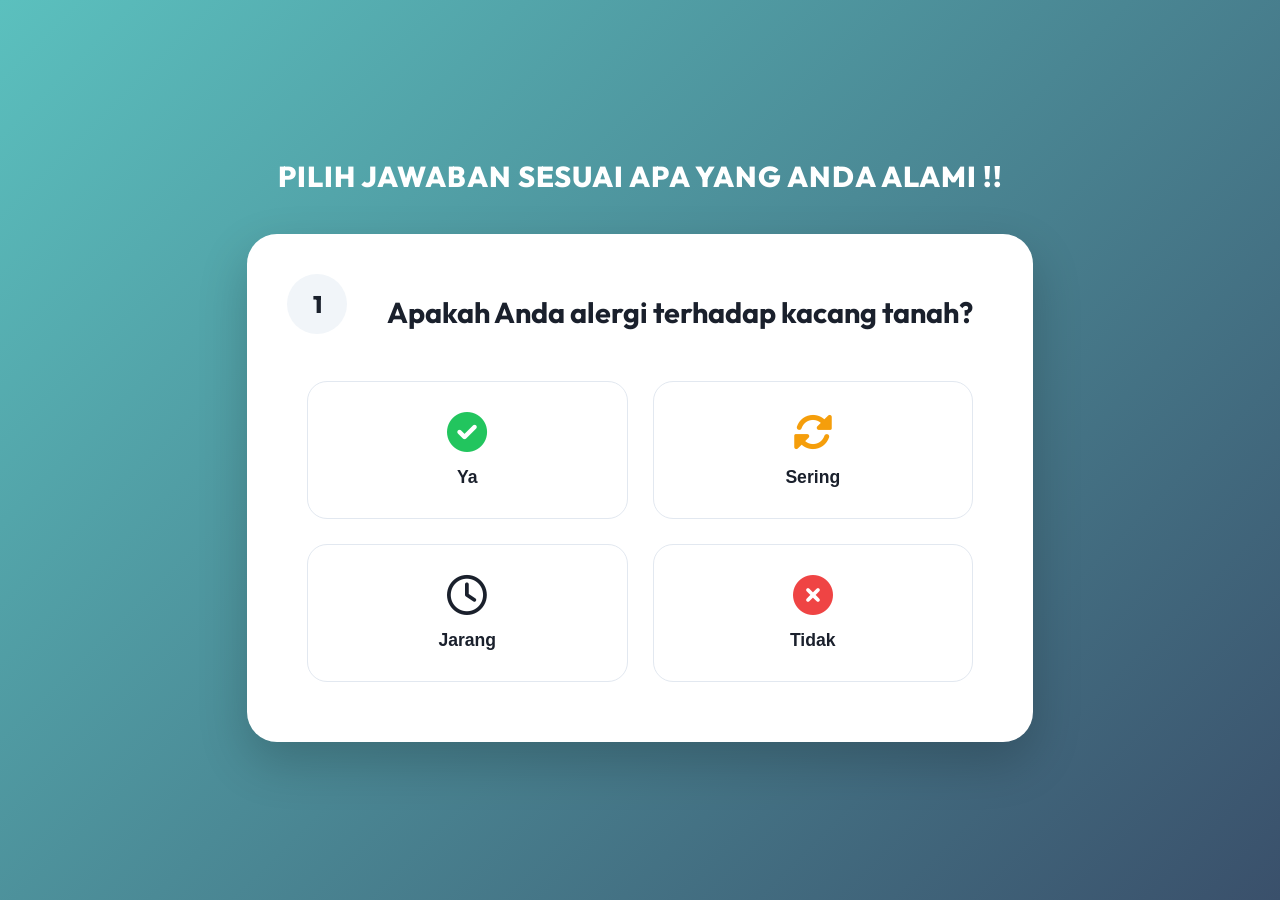
<file: diagnosis.html>
<!DOCTYPE html>
<html lang="id">
<head>
    <meta charset="UTF-8">
    <meta name="viewport" content="width=device-width, initial-scale=1.0">
    <title>HEALERGY - Diagnosis Alergi</title>
    <link rel="stylesheet" href="diagnosis.css">
    <link rel="preconnect" href="https://fonts.googleapis.com">
    <link rel="preconnect" href="https://fonts.gstatic.com" crossorigin>
    <link href="https://fonts.googleapis.com/css2?family=Outfit:wght@300;400;600;700;800;900&display=swap" rel="stylesheet">
    <link rel="stylesheet" href="https://cdnjs.cloudflare.com/ajax/libs/font-awesome/6.0.0/css/all.min.css">
</head>
<body>

    <header class="diag-header">
        <h1>PILIH JAWABAN SESUAI APA YANG ANDA ALAMI !!</h1>
    </header>

    <main id="diagnosis-container">
        <div class="diag-card" id="question-card">
            <div class="step-indicator" id="step-num">1</div>
            <h2 class="question-text" id="question-text">Loading...</h2>
            
            <div class="options-grid">
                <button class="option-btn" onclick="nextQuestion('ya')">
                    <div class="option-icon icon-ya"><i class="fas fa-check-circle"></i></div>
                    <span class="option-label">Ya</span>
                </button>
                <button class="option-btn" onclick="nextQuestion('sering')">
                    <div class="option-icon icon-sering"><i class="fas fa-sync-alt"></i></div>
                    <span class="option-label">Sering</span>
                </button>
                <button class="option-btn" onclick="nextQuestion('jarang')">
                    <div class="option-icon icon-jarang"><i class="far fa-clock"></i></div>
                    <span class="option-label">Jarang</span>
                </button>
                <button class="option-btn" onclick="nextQuestion('tidak')">
                    <div class="option-icon icon-tidak"><i class="fas fa-times-circle"></i></div>
                    <span class="option-label">Tidak</span>
                </button>
            </div>
        </div>
    </main>

    <script src="diagnosis.js"></script>
</body>
</html>
</file>
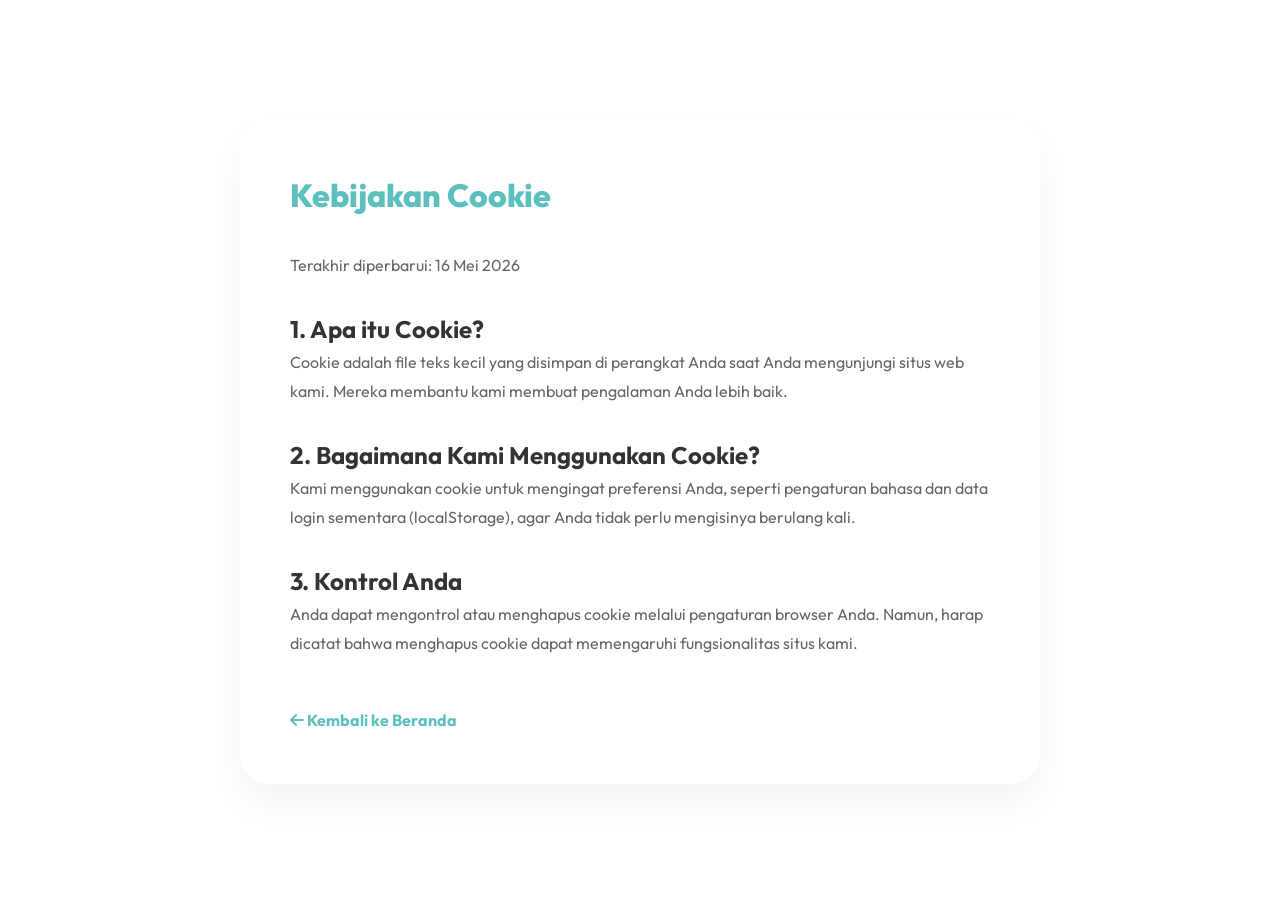
<file: privacy.html>
<!DOCTYPE html>
<html lang="id">
<head>
    <meta charset="UTF-8">
    <meta name="viewport" content="width=device-width, initial-scale=1.0">
    <title>HEALERGY - Cookie Policy</title>
    <link rel="stylesheet" href="style.css">
    <link rel="preconnect" href="https://fonts.googleapis.com">
    <link rel="preconnect" href="https://fonts.gstatic.com" crossorigin>
    <link href="https://fonts.googleapis.com/css2?family=Outfit:wght@300;400;600;700;800;900&display=swap" rel="stylesheet">
    <link rel="stylesheet" href="https://cdnjs.cloudflare.com/ajax/libs/font-awesome/6.0.0/css/all.min.css">
    <style>
        .legal-content {
            padding: 120px 0;
            max-width: 800px;
            margin: 0 auto;
        }
        .legal-card {
            background: white;
            padding: 50px;
            border-radius: 30px;
            box-shadow: 0 20px 40px rgba(0,0,0,0.05);
        }
        h1 { color: var(--primary-color); margin-bottom: 30px; font-weight: 800; }
        h2 { margin-top: 30px; color: #333; font-weight: 700; }
        p { color: #666; line-height: 1.8; margin-bottom: 20px; }
        .back-home {
            display: inline-block;
            margin-top: 30px;
            color: var(--primary-color);
            text-decoration: none;
            font-weight: 700;
        }
    </style>
</head>
<body>
    <div class="container legal-content">
        <div class="legal-card">
            <h1>Kebijakan Cookie</h1>
            <p>Terakhir diperbarui: 16 Mei 2026</p>
            
            <h2>1. Apa itu Cookie?</h2>
            <p>Cookie adalah file teks kecil yang disimpan di perangkat Anda saat Anda mengunjungi situs web kami. Mereka membantu kami membuat pengalaman Anda lebih baik.</p>
            
            <h2>2. Bagaimana Kami Menggunakan Cookie?</h2>
            <p>Kami menggunakan cookie untuk mengingat preferensi Anda, seperti pengaturan bahasa dan data login sementara (localStorage), agar Anda tidak perlu mengisinya berulang kali.</p>
            
            <h2>3. Kontrol Anda</h2>
            <p>Anda dapat mengontrol atau menghapus cookie melalui pengaturan browser Anda. Namun, harap dicatat bahwa menghapus cookie dapat memengaruhi fungsionalitas situs kami.</p>

            <a href="index.html" class="back-home"><i class="fas fa-arrow-left"></i> Kembali ke Beranda</a>
        </div>
    </div>
</body>
</html>
</file>
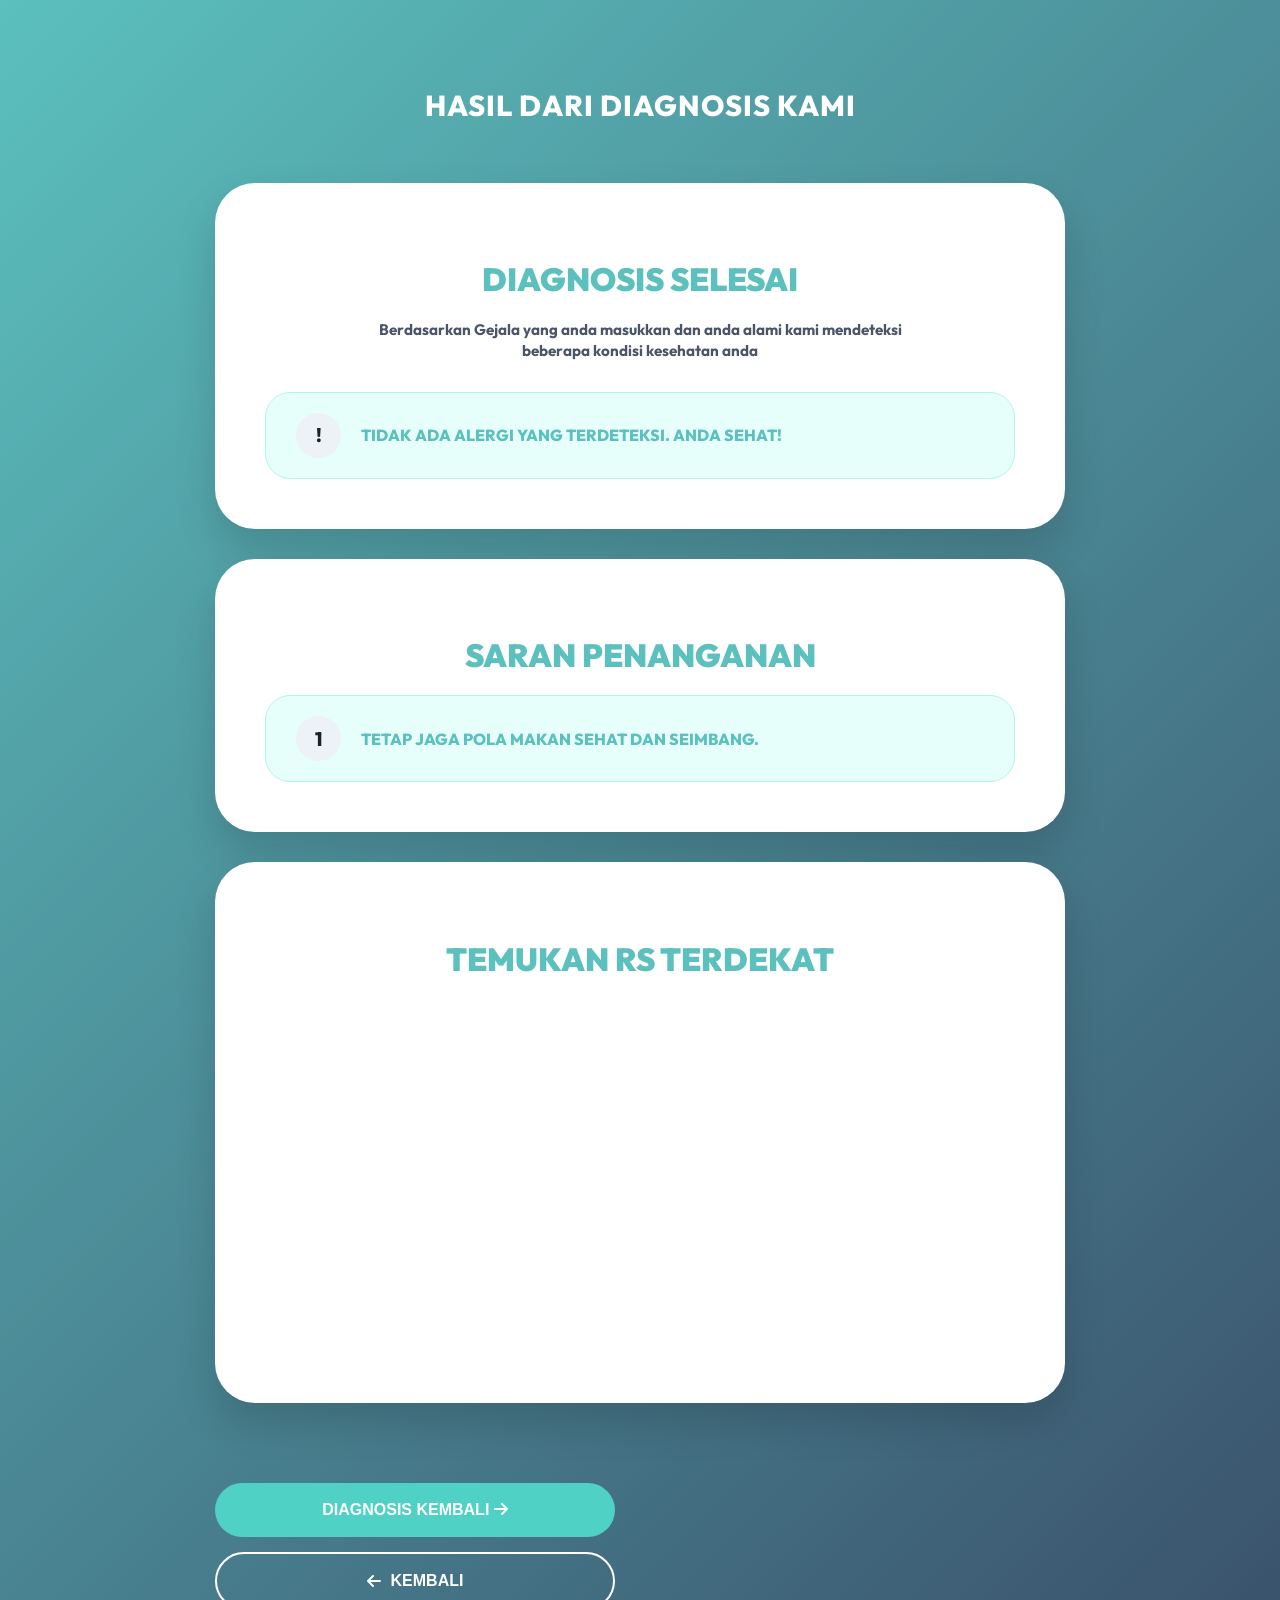
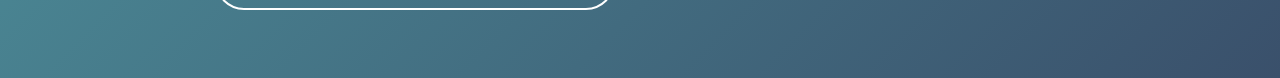
<file: results.html>
<!DOCTYPE html>
<html lang="id">
<head>
    <meta charset="UTF-8">
    <meta name="viewport" content="width=device-width, initial-scale=1.0">
    <title>HEALERGY - Hasil Diagnosis</title>
    <link rel="stylesheet" href="results.css">
    <link rel="preconnect" href="https://fonts.googleapis.com">
    <link rel="preconnect" href="https://fonts.gstatic.com" crossorigin>
    <link href="https://fonts.googleapis.com/css2?family=Outfit:wght@300;400;600;700;800;900&display=swap" rel="stylesheet">
    <link rel="stylesheet" href="https://cdnjs.cloudflare.com/ajax/libs/font-awesome/6.0.0/css/all.min.css">
</head>
<body>

    <header class="results-header">
        <h1>HASIL DARI DIAGNOSIS KAMI</h1>
    </header>

    <main class="results-container">
        <!-- Card 1: Diagnosis -->
        <div class="result-card">
            <h2 class="card-title">DIAGNOSIS SELESAI</h2>
            <p class="card-subtitle">Berdasarkan Gejala yang anda masukkan dan anda alami kami mendeteksi beberapa kondisi kesehatan anda</p>
            <div class="result-list" id="diagnosis-list">
                <!-- Will be populated by JS -->
            </div>
        </div>

        <!-- Card 2: Advice -->
        <div class="result-card">
            <h2 class="card-title">SARAN PENANGANAN</h2>
            <div class="result-list" id="advice-list">
                <!-- Will be populated by JS -->
            </div>
        </div>

        <!-- Card 3: Map -->
        <div class="result-card">
            <h2 class="card-title">TEMUKAN RS TERDEKAT</h2>
            <div class="map-box">
                <iframe 
                    src="https://www.google.com/maps/embed?pb=!1m16!1m12!1m3!1d15775.123456789!2d115.165!3d-8.685!2m3!1f0!2f0!3f0!3m2!1i1024!2i768!4f13.1!2m1!1sklinik!5e0!3m2!1sen!2sid!4v1620000000000!5m2!1sen!2sid" 
                    width="100%" height="350" style="border:0;" allowfullscreen="" loading="lazy">
                </iframe>
            </div>
        </div>

        <div class="results-footer">
            <button class="btn-teal" onclick="window.location.href='diagnosis.html'">DIAGNOSIS KEMBALI <i class="fas fa-arrow-right"></i></button>
            <button class="btn-outline" onclick="window.location.href='index.html'"><i class="fas fa-arrow-left"></i> KEMBALI</button>
        </div>
    </main>

    <script src="results.js"></script>
</body>
</html>
</file>
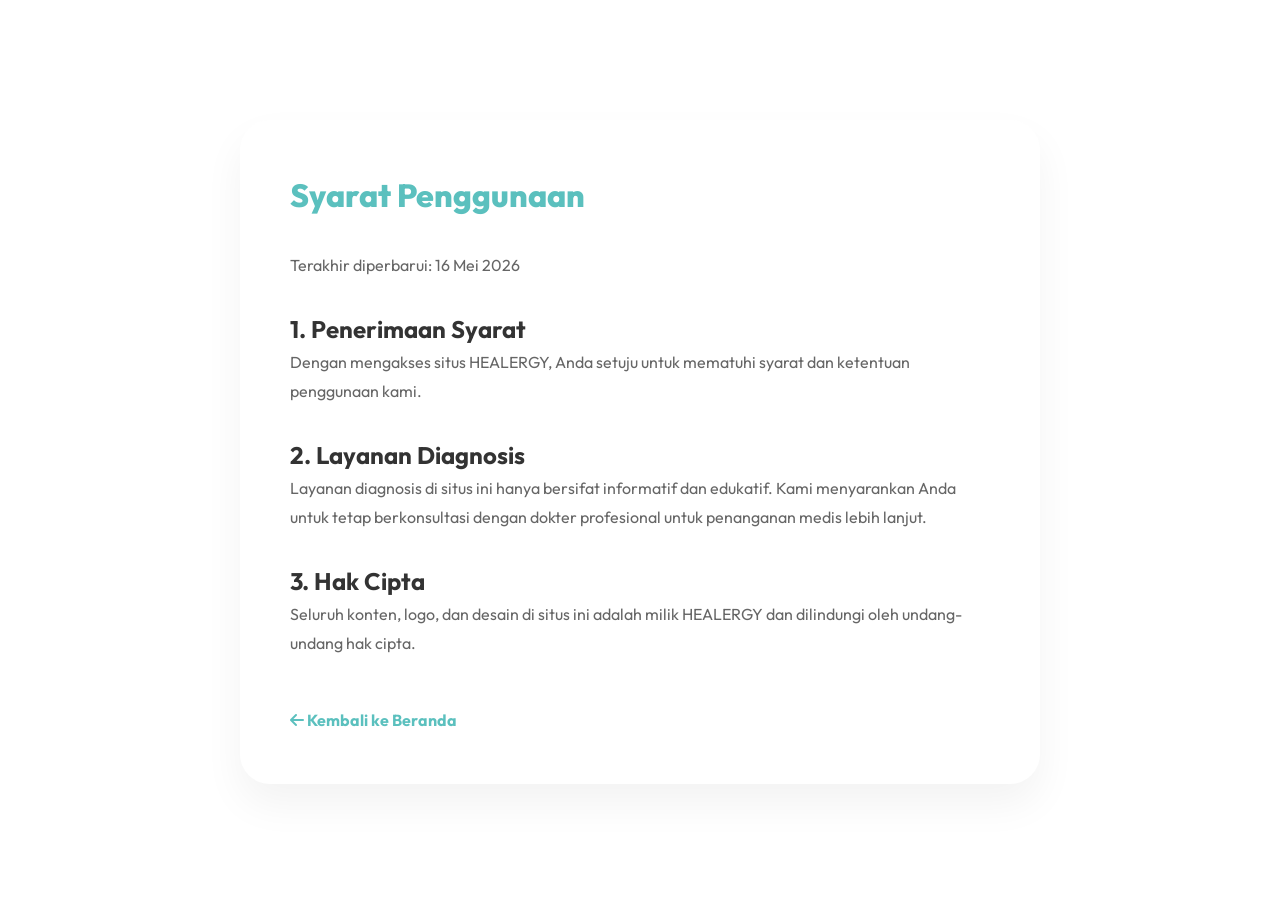
<file: terms.html>
<!DOCTYPE html>
<html lang="id">
<head>
    <meta charset="UTF-8">
    <meta name="viewport" content="width=device-width, initial-scale=1.0">
    <title>HEALERGY - Syarat Penggunaan</title>
    <link rel="stylesheet" href="style.css">
    <link rel="preconnect" href="https://fonts.googleapis.com">
    <link rel="preconnect" href="https://fonts.gstatic.com" crossorigin>
    <link href="https://fonts.googleapis.com/css2?family=Outfit:wght@300;400;600;700;800;900&display=swap" rel="stylesheet">
    <link rel="stylesheet" href="https://cdnjs.cloudflare.com/ajax/libs/font-awesome/6.0.0/css/all.min.css">
    <style>
        .legal-content {
            padding: 120px 0;
            max-width: 800px;
            margin: 0 auto;
        }
        .legal-card {
            background: white;
            padding: 50px;
            border-radius: 30px;
            box-shadow: 0 20px 40px rgba(0,0,0,0.05);
        }
        h1 { color: var(--primary-color); margin-bottom: 30px; font-weight: 800; }
        h2 { margin-top: 30px; color: #333; font-weight: 700; }
        p { color: #666; line-height: 1.8; margin-bottom: 20px; }
        .back-home {
            display: inline-block;
            margin-top: 30px;
            color: var(--primary-color);
            text-decoration: none;
            font-weight: 700;
        }
    </style>
</head>
<body>
    <div class="container legal-content">
        <div class="legal-card">
            <h1>Syarat Penggunaan</h1>
            <p>Terakhir diperbarui: 16 Mei 2026</p>
            
            <h2>1. Penerimaan Syarat</h2>
            <p>Dengan mengakses situs HEALERGY, Anda setuju untuk mematuhi syarat dan ketentuan penggunaan kami.</p>
            
            <h2>2. Layanan Diagnosis</h2>
            <p>Layanan diagnosis di situs ini hanya bersifat informatif dan edukatif. Kami menyarankan Anda untuk tetap berkonsultasi dengan dokter profesional untuk penanganan medis lebih lanjut.</p>
            
            <h2>3. Hak Cipta</h2>
            <p>Seluruh konten, logo, dan desain di situs ini adalah milik HEALERGY dan dilindungi oleh undang-undang hak cipta.</p>

            <a href="index.html" class="back-home"><i class="fas fa-arrow-left"></i> Kembali ke Beranda</a>
        </div>
    </div>
</body>
</html>
</file>
<file: diagnosis.css>
:root {
    --diag-bg-start: #5BC0BE;
    --diag-bg-end: #3A506B;
    --white: #FFFFFF;
    --text-dark: #1A202C;
    --border-light: #E2E8F0;
}

* {
    margin: 0;
    padding: 0;
    box-sizing: border-box;
}

body {
    font-family: 'Outfit', sans-serif;
    background: linear-gradient(135deg, var(--diag-bg-start), var(--diag-bg-end));
    min-height: 100vh;
    display: flex;
    flex-direction: column;
    align-items: center;
    justify-content: center;
    padding: 20px;
    color: var(--white);
}

.diag-header {
    text-align: center;
    margin-bottom: 40px;
}

.diag-header h1 {
    font-size: 1.8rem;
    font-weight: 800;
    letter-spacing: 1px;
    text-transform: uppercase;
}

.diag-card {
    background: var(--white);
    width: 100%;
    max-width: 800px;
    border-radius: 30px;
    padding: 60px;
    box-shadow: 0 20px 50px rgba(0, 0, 0, 0.2);
    color: var(--text-dark);
    position: relative;
    min-height: 500px;
    display: flex;
    flex-direction: column;
    justify-content: center;
    animation: slideUp 0.5s ease-out;
}

@keyframes slideUp {
    from { opacity: 0; transform: translateY(30px); }
    to { opacity: 1; transform: translateY(0); }
}

.step-indicator {
    position: absolute;
    top: 40px;
    left: 40px;
    width: 60px;
    height: 60px;
    background: #F1F5F9;
    border-radius: 50%;
    display: flex;
    align-items: center;
    justify-content: center;
    font-size: 1.5rem;
    font-weight: 800;
    color: var(--text-dark);
}

.question-text {
    font-size: 1.8rem;
    font-weight: 700;
    margin-left: 80px;
    margin-bottom: 50px;
    line-height: 1.3;
}

.options-grid {
    display: grid;
    grid-template-columns: 1fr 1fr;
    gap: 25px;
    width: 100%;
}

.option-btn {
    background: var(--white);
    border: 1px solid var(--border-light);
    border-radius: 20px;
    padding: 30px;
    display: flex;
    flex-direction: column;
    align-items: center;
    justify-content: center;
    gap: 15px;
    cursor: pointer;
    transition: all 0.3s cubic-bezier(0.4, 0, 0.2, 1);
    text-decoration: none;
    color: var(--text-dark);
}

.option-btn:hover {
    transform: translateY(-5px);
    box-shadow: 0 10px 20px rgba(0,0,0,0.05);
    border-color: var(--diag-bg-start);
}

.option-btn:active {
    transform: scale(0.98);
}

.option-icon {
    font-size: 2.5rem;
}

.option-label {
    font-weight: 800;
    font-size: 1.1rem;
}

/* Specific Icon Colors from Screenshot */
.icon-ya { color: #22C55E; }
.icon-sering { color: #F59E0B; }
.icon-jarang { color: #1A202C; }
.icon-tidak { color: #EF4444; }

/* Custom SVGs or Icons */
.option-icon i {
    display: flex;
    align-items: center;
    justify-content: center;
}

/* Success State */
.result-card {
    text-align: center;
}

.result-icon {
    font-size: 5rem;
    color: #22C55E;
    margin-bottom: 20px;
}

.btn-finish {
    margin-top: 30px;
    background: #4FD1C5; /* Specific teal from screenshot */
    color: white;
    border: none;
    padding: 18px 45px;
    border-radius: 50px;
    font-weight: 800;
    font-size: 0.9rem;
    cursor: pointer;
    transition: all 0.3s ease;
    text-transform: uppercase;
    letter-spacing: 0.5px;
    box-shadow: 0 10px 20px rgba(79, 209, 197, 0.2);
}

.btn-finish:hover {
    background: #38B2AC;
    transform: translateY(-2px);
    box-shadow: 0 15px 30px rgba(79, 209, 197, 0.3);
}

@media (max-width: 640px) {
    .diag-card { padding: 40px 20px; }
    .question-text { font-size: 1.4rem; margin-left: 0; margin-top: 60px; text-align: center; }
    .options-grid { grid-template-columns: 1fr; }
    .step-indicator { left: 50%; transform: translateX(-50%); top: 20px; }
}
</file>
<file: style.css>
:root {
    --primary-color: #5BC0BE; /* Teal Color from the photo */
    --accent-color: #3A506B;
    --text-dark: #000000;
    --white: #FFFFFF;
    --bg-mint: #F3FBF9;
    --transition: all 0.3s cubic-bezier(0.4, 0, 0.2, 1);
    
    /* Default (Light Mode) Variables */
    --body-bg: #FFFFFF;
    --card-bg: #FFFFFF;
    --text-color: #000000;
    --desc-color: #333333;
    --nav-bg: #FFFFFF;
    --border-color: #E0E0E0;
    --section-light: #F8F9FA;
    --section-mint: #F2FAF9; /* Light Mint from the photo */
    --shadow: 0 10px 30px rgba(0, 0, 0, 0.05);
}

body.dark-mode {
    --body-bg: #0F172A;
    --card-bg: #1E293B;
    --text-color: #F8FAFC;
    --desc-color: #94A3B8;
    --nav-bg: #1E293B;
    --border-color: #334155;
    --section-light: #111827;
    --section-mint: #1A2E2B;
    --shadow: 0 10px 30px rgba(0, 0, 0, 0.3);
}

* {
    margin: 0;
    padding: 0;
    box-sizing: border-box;
}

body {
    font-family: 'Outfit', sans-serif;
    background-color: var(--body-bg);
    color: var(--text-color);
    line-height: 1.6;
    transition: background 0.3s ease, color 0.3s ease;
}

.container {
    max-width: 1200px;
    margin: 0 auto;
    padding: 0 20px;
}

/* Header */
.header {
    background-color: var(--nav-bg);
    padding: 20px 0;
    position: sticky;
    top: 0;
    z-index: 1000;
    box-shadow: var(--shadow);
    transition: background 0.3s ease;
}

.nav-wrapper {
    display: flex;
    justify-content: space-between;
    align-items: center;
    height: 100px;
}

.nav-menu {
    display: flex;
    gap: 40px;
    align-items: center;
}

.nav-link {
    text-decoration: none;
    color: #000000;
    font-weight: 800;
    font-size: 0.9rem;
    text-transform: uppercase;
    transition: var(--transition);
}

.nav-link:hover {
    color: var(--primary-color);
}

.logo {
    display: flex;
    align-items: center;
    gap: 12px;
}

.logo img {
    height: 45px;
}

.logo-text {
    display: flex;
    flex-direction: column;
}

.brand-name {
    font-weight: 800;
    font-size: 1.2rem;
    color: var(--primary-color);
    letter-spacing: 1px;
}

.tagline {
    font-size: 0.7rem;
    font-weight: 600;
    color: var(--accent-color);
}

/* Auth Area */
.auth-area {
    display: flex;
    align-items: center;
}

.daftar-btn {
    background-color: var(--primary-color);
    color: #FFFFFF !important;
    padding: 12px 30px !important;
    border-radius: 50px;
    font-weight: 700;
    text-decoration: none;
    transition: var(--transition);
}

.daftar-btn:hover {
    transform: translateY(-2px);
    box-shadow: 0 5px 15px rgba(0, 70, 180, 0.3);
}

/* Profile Dropdown */
.profile-trigger {
    display: flex;
    align-items: center;
    gap: 12px;
    cursor: pointer;
    position: relative;
    padding: 5px 15px;
    border-radius: 50px;
    background: var(--section-light);
    transition: var(--transition);
}

.nav-avatar {
    width: 35px;
    height: 35px;
    border-radius: 50%;
    border: 2px solid var(--primary-color);
}

.nav-username {
    font-weight: 700;
    font-size: 0.9rem;
    color: var(--text-color);
}

.profile-dropdown {
    position: absolute;
    top: 120%;
    right: 0;
    width: 260px;
    background: var(--card-bg);
    border-radius: 20px;
    padding: 20px;
    box-shadow: 0 20px 40px rgba(0,0,0,0.2);
    display: none;
    z-index: 1001;
    border: 1px solid var(--border-color);
}

.profile-dropdown.show {
    display: block;
    animation: fadeIn 0.3s ease;
}

.mobile-menu-btn {
    display: none;
    background: none;
    border: none;
    font-size: 1.5rem;
    color: var(--text-dark);
    cursor: pointer;
    z-index: 1001;
}

@media (max-width: 992px) {
    .mobile-menu-btn {
        display: block;
    }

    .nav-menu {
        position: fixed;
        top: 0;
        right: -100%;
        width: 70%;
        height: 100vh;
        background: var(--nav-bg);
        flex-direction: column;
        justify-content: center;
        align-items: center;
        gap: 30px;
        box-shadow: -10px 0 30px rgba(0,0,0,0.1);
        transition: 0.4s cubic-bezier(0.4, 0, 0.2, 1);
        z-index: 1000;
    }

    .nav-menu.active {
        right: 0;
    }

    .nav-wrapper {
        height: 80px;
    }

    .auth-area {
        display: none; /* Can be handled inside mobile menu if needed */
    }
}

@keyframes fadeIn {
    from { opacity: 0; transform: translateY(10px); }
    to { opacity: 1; transform: translateY(0); }
}

.dropdown-header {
    margin-bottom: 15px;
}

.d-name {
    font-weight: 800;
    font-size: 1.1rem;
    color: var(--text-color);
}

.d-email {
    font-size: 0.8rem;
    color: var(--desc-color);
}

.dropdown-divider {
    height: 1px;
    background: var(--border-color);
    margin: 15px 0;
}

.dropdown-item {
    display: flex;
    align-items: center;
    gap: 12px;
    padding: 12px;
    text-decoration: none;
    color: var(--text-color);
    font-weight: 600;
    border-radius: 12px;
    transition: var(--transition);
}

.dropdown-item:hover {
    background: var(--section-mint);
    color: var(--accent-color);
}

.logout-link {
    color: #FF4B2B !important;
}

/* Sections */
.content-section {
    padding: 100px 0;
    background-color: var(--body-bg);
}

.bg-light { background-color: var(--section-light); }
.bg-light-mint { background-color: var(--section-mint); }

.section-title-left {
    font-size: 2.5rem;
    font-weight: 900;
    color: var(--primary-color);
    margin-bottom: 30px;
    position: relative;
}

/* Hero Section */
.hero-section {
    padding: 80px 0;
    background-color: #EEFAF6; /* Lighter mint like screenshot */
    min-height: 80vh;
    display: flex;
    align-items: center;
}

.hero-wrapper {
    display: flex;
    justify-content: space-between;
    align-items: center;
    gap: 40px;
}

.hero-content {
    flex: 1.2;
}

.hero-image-container {
    flex: 0.8;
    display: flex;
    justify-content: flex-end;
}

.teal-image-box {
    width: 450px;
    height: 580px;
    background-color: var(--primary-color);
    border-radius: 60px; /* More rounded like screenshot */
    position: relative;
    overflow: hidden;
    box-shadow: 0 30px 60px rgba(91, 192, 190, 0.2);
}

.hero-img-new {
    width: 100%;
    height: 100%;
    object-fit: cover;
}

.hero-title {
    font-size: 3.5rem; /* Adjusted for cleaner look */
    font-weight: 900;
    line-height: 1.2;
    color: #000000;
    margin-bottom: 30px;
    letter-spacing: -1px;
}

.highlight { color: var(--primary-color); text-transform: uppercase; }

.hero-description {
    font-size: 1.2rem;
    color: #000000;
    max-width: 600px;
    margin-bottom: 45px;
    font-weight: 800; /* Extra bold like screenshot */
    line-height: 1.5;
}

.cta-outline-btn {
    background: transparent;
    border: 2px solid #000000; /* Thicker border like screenshot */
    color: #000000;
    padding: 12px 35px;
    border-radius: 100px;
    font-weight: 900;
    cursor: pointer;
    transition: var(--transition);
    display: inline-flex;
    align-items: center;
    gap: 15px;
    font-size: 1.1rem;
    text-transform: uppercase;
}

.cta-outline-btn:hover {
    background: #000000;
    color: #fff;
    transform: scale(1.05);
}

/* Hero Image with Floating Effect */
.hero-image-container {
    display: flex;
    justify-content: flex-end;
}

.image-box {
    width: 450px;
    height: 450px;
    background: var(--section-mint);
    border-radius: 40% 60% 70% 30% / 40% 50% 60% 50%;
    display: flex;
    align-items: center;
    justify-content: center;
    overflow: visible;
    position: relative;
    animation: blob 8s infinite alternate;
}

@keyframes blob {
    0% { border-radius: 40% 60% 70% 30% / 40% 50% 60% 50%; }
    100% { border-radius: 60% 40% 30% 70% / 60% 30% 70% 40%; }
}

.hero-img {
    width: 100%;
    filter: drop-shadow(0 20px 40px rgba(0,0,0,0.1));
}

/* CTA Buttons */
.cta-btn {
    background-color: var(--primary-color);
    color: #FFFFFF;
    padding: 18px 45px;
    border-radius: 50px;
    font-weight: 800;
    border: none;
    cursor: pointer;
    font-size: 1rem;
    transition: var(--transition);
}

.cta-btn:hover {
    transform: scale(1.05);
    box-shadow: 0 10px 25px rgba(0, 70, 180, 0.3);
}

/* Vision Mission Cards */
.vision-mission-wrapper {
    display: grid;
    grid-template-columns: repeat(auto-fit, minmax(300px, 1fr));
    gap: 30px;
}

.card {
    background: var(--card-bg);
    padding: 50px;
    border-radius: 40px;
    box-shadow: var(--shadow);
    transition: var(--transition);
    border: 1px solid var(--border-color);
}

.card:hover { transform: translateY(-10px); }

.mission-card { background-color: var(--primary-color); color: #FFFFFF; }
.mission-card .card-title { color: #FFFFFF; }

.card-title {
    font-size: 2rem;
    font-weight: 900;
    margin-bottom: 20px;
    color: var(--primary-color);
}

/* Team Section */
.team-wrapper {
    display: grid;
    grid-template-columns: repeat(auto-fit, minmax(250px, 1fr));
    gap: 40px;
    margin-top: 50px;
}

.team-card-member {
    text-align: center;
}

/* Why Us New Section from Photo */
.hero-wrapper {
    display: grid;
    grid-template-columns: 1.2fr 0.8fr;
    gap: 50px;
    align-items: center;
}

@media (max-width: 768px) {
    .contact-wrapper {
        grid-template-columns: 1fr;
    }

    .form-row {
        grid-template-columns: 1fr;
    }

    .footer-wrapper {
        flex-direction: column;
        text-align: center;
        gap: 40px;
    }

    .footer-links {
        align-items: center;
    }
}

@media (max-width: 992px) {
    .hero-wrapper {
        grid-template-columns: 1fr;
        text-align: center;
        padding-top: 40px;
    }

    .hero-content {
        order: 2;
    }

    .hero-image-container {
        order: 1;
        display: flex;
        justify-content: center;
    }

    .hero-title {
        font-size: 2.5rem;
    }

    .hero-description {
        margin: 0 auto 30px;
    }

    .cta-wrapper {
        justify-content: center;
    }

    .teal-image-box {
        width: 100%;
        max-width: 350px;
        height: 450px;
    }
}

.section-title-left {
    font-size: 2.2rem;
    font-weight: 900;
    margin-bottom: 40px;
    color: #000000;
}

.feature-item {
    display: flex;
    gap: 20px;
    margin-bottom: 30px;
    align-items: flex-start;
}

/* Contact Section from Photo */
.contact-header {
    margin-bottom: 40px;
}

.contact-title {
    font-size: 2.5rem;
    font-weight: 900;
    color: #000000;
    margin-bottom: 15px;
}

.contact-subtitle {
    font-size: 0.95rem;
    color: #4A5568;
    max-width: 600px;
    line-height: 1.4;
}

.contact-wrapper {
    display: grid;
    grid-template-columns: 1.2fr 0.8fr;
    gap: 40px;
    align-items: flex-start;
}

.contact-form-box {
    background: #FFFFFF;
    padding: 40px;
    border-radius: 30px;
    border: 1px solid #E2E8F0;
}

.form-row {
    display: grid;
    grid-template-columns: 1fr 1fr;
    gap: 20px;
    margin-bottom: 20px;
}

.form-group label {
    display: block;
    font-size: 0.85rem;
    font-weight: 600;
    color: #4A5568;
    margin-bottom: 8px;
}

.form-group input, .form-group textarea {
    width: 100%;
    padding: 12px 20px;
    border: 1px solid #CBD5E0;
    border-radius: 12px;
    font-family: inherit;
    font-size: 0.9rem;
}

.submit-btn {
    background-color: var(--primary-color);
    color: #FFFFFF;
    padding: 12px 35px;
    border-radius: 50px;
    border: none;
    font-weight: 800;
    cursor: pointer;
    transition: var(--transition);
    margin-top: 10px;
}

.contact-map-box {
    display: flex;
    flex-direction: column;
    gap: 20px;
}

.map-container {
    border-radius: 30px;
    overflow: hidden;
    border: 1px solid #E2E8F0;
    height: 350px;
}

.map-pill {
    background: #F7FAFC;
    color: var(--primary-color);
    padding: 15px;
    border-radius: 50px;
    text-align: center;
    font-weight: 800;
    font-size: 0.85rem;
    border: 1px solid #E2E8F0;
    letter-spacing: 0.5px;
}

.feature-icon {
    flex-shrink: 0;
    margin-top: 5px;
}

.feature-text h3 {
    font-size: 1.1rem;
    font-weight: 800;
    margin-bottom: 5px;
    color: #000000;
}

.feature-text p {
    font-size: 0.9rem;
    color: #4A5568;
    line-height: 1.4;
}

.stats-grid {
    display: grid;
    grid-template-columns: repeat(auto-fit, minmax(140px, 1fr));
    gap: 20px;
}

.stat-box {
    background: #FFFFFF;
    padding: 25px;
    border-radius: 20px;
    text-align: center;
    box-shadow: 0 10px 25px rgba(0,0,0,0.08);
    border: 1px solid #E2E8F0;
    display: flex;
    flex-direction: column;
    justify-content: center;
    min-height: 140px;
}

.stat-number {
    font-size: 2.8rem;
    font-weight: 900;
    color: var(--primary-color);
    display: block;
    line-height: 1;
    margin-bottom: 10px;
}

.stat-label {
    font-weight: 700;
    font-size: 0.75rem;
    color: #000000;
    text-transform: uppercase;
    letter-spacing: 0.5px;
}

/* Testimonials Section from Photo */
.section-header-center { text-align: center; margin-bottom: 50px; }
.section-title-center { font-size: 2.2rem; font-weight: 900; color: #000000; margin-bottom: 15px; }
.section-desc-center { font-size: 0.95rem; color: #4A5568; max-width: 600px; margin: 0 auto; }

.testimonial-grid {
    display: grid;
    grid-template-columns: repeat(auto-fit, minmax(300px, 1fr));
    gap: 30px;
    margin-bottom: 50px;
}

.testimonial-card {
    background-color: var(--primary-color);
    color: #FFFFFF;
    padding: 35px;
    border-radius: 25px;
    display: flex;
    flex-direction: column;
    gap: 20px;
    box-shadow: 0 10px 30px rgba(91, 192, 190, 0.2);
}

.stars { color: #FFFF00; font-size: 0.9rem; }
.testi-text { font-size: 1rem; line-height: 1.5; font-weight: 700; }

.testi-user {
    display: flex;
    align-items: center;
    gap: 15px;
    margin-top: auto;
}

.testi-user img { width: 45px; height: 45px; border-radius: 50%; border: 2px solid rgba(255,255,255,0.3); }
.testi-user span { font-weight: 800; font-size: 0.85rem; letter-spacing: 0.5px; }

.testimonial-cta { text-align: center; }
.btn-pill-teal {
    background: var(--primary-color);
    border: none;
    color: #FFFFFF;
    padding: 18px 45px;
    border-radius: 100px;
    font-weight: 900;
    font-size: 1.1rem;
    cursor: pointer;
    display: inline-flex;
    align-items: center;
    gap: 15px;
    transition: var(--transition);
    box-shadow: 0 10px 20px rgba(91, 192, 190, 0.2);
}

.btn-pill-teal:hover {
    transform: translateY(-3px);
    box-shadow: 0 15px 30px rgba(91, 192, 190, 0.4);
}

/* Final CTA Section from Photo */
.cta-card-final {
    background-color: var(--primary-color);
    padding: 60px 40px;
    border-radius: 40px;
    text-align: center;
    color: #FFFFFF;
    box-shadow: 0 20px 40px rgba(91, 192, 190, 0.2);
}

.cta-title-final {
    font-size: 3rem;
    font-weight: 900;
    margin-bottom: 20px;
    color: #FFFFFF;
}

.cta-text-final {
    font-size: 0.95rem;
    max-width: 650px;
    margin: 0 auto 40px;
    opacity: 0.95;
    line-height: 1.5;
    font-weight: 600;
}

.cta-btn-white {
    background-color: #FFFFFF;
    color: var(--primary-color);
    padding: 18px 45px;
    border-radius: 50px;
    border: none;
    font-weight: 900;
    font-size: 1.1rem;
    cursor: pointer;
    transition: var(--transition);
    text-transform: uppercase;
    box-shadow: 0 10px 20px rgba(0,0,0,0.1);
}

.cta-btn-white:hover {
    transform: scale(1.05);
    box-shadow: 0 15px 30px rgba(0,0,0,0.15);
}

/* Footer Section from Photo */
.footer-new {
    background-color: var(--primary-color);
    color: #FFFFFF;
    padding: 80px 0 60px;
}

.footer-wrapper {
    display: grid;
    grid-template-columns: 2fr 1fr 1fr;
    gap: 50px;
}

.footer-brand {
    font-size: 3rem;
    font-weight: 900;
    margin-bottom: 20px;
    letter-spacing: -1px;
}

.footer-subtext {
    font-size: 1.1rem;
    opacity: 0.8;
    line-height: 1.4;
    font-weight: 500;
}

.footer-heading {
    font-size: 1rem;
    font-weight: 900;
    margin-bottom: 25px;
    letter-spacing: 1px;
    text-transform: uppercase;
}

.footer-links {
    list-style: none;
}

.footer-link-item {
    color: #FFFFFF;
    text-decoration: none;
    font-size: 0.9rem;
    font-weight: 600;
    display: block;
    margin-bottom: 15px;
    opacity: 0.7;
    transition: var(--transition);
}

.footer-link-item:hover {
    opacity: 1;
    transform: translateX(5px);
}

.footer-links-caps .footer-link-item {
    text-transform: uppercase;
}

.footer-bottom {
    margin-top: 60px;
    padding-top: 30px;
    border-top: 1px solid rgba(255,255,255,0.1);
    text-align: center;
    font-size: 0.85rem;
    opacity: 0.6;
}
/* Modal Styles Redone */
.modal-overlay {
    position: fixed;
    top: 0; left: 0; width: 100%; height: 100%;
    background: rgba(0,0,0,0.8);
    backdrop-filter: blur(10px);
    display: none;
    align-items: center;
    justify-content: center;
    z-index: 9999;
}

.terms-box {
    background: var(--card-bg);
    color: var(--text-color);
    max-width: 700px;
    width: 90%;
    max-height: 85vh;
    border-radius: 40px;
    padding: 50px;
    overflow-y: auto;
    position: relative;
    border: 1px solid var(--border-color);
}

.close-modal {
    position: absolute;
    top: 25px; right: 25px;
    background: none; border: none;
    font-size: 2rem; color: var(--desc-color);
    cursor: pointer;
}

/* Edit Profile Modal Styles */
.edit-profile-box {
    background: var(--card-bg);
    color: var(--text-color);
    max-width: 500px;
    width: 90%;
    border-radius: 40px;
    padding: 50px;
    position: relative;
    border: 1px solid var(--border-color);
    text-align: center;
}

.modal-title {
    font-weight: 900;
    font-size: 1.8rem;
    margin-bottom: 30px;
    letter-spacing: 1px;
}

.edit-avatar-wrapper {
    position: relative;
    width: 150px;
    height: 150px;
    margin: 0 auto 30px;
}

.edit-avatar-wrapper img {
    width: 100%;
    height: 100%;
    object-fit: cover;
    border-radius: 50%;
    border: 3px solid var(--primary-color);
}

.edit-camera-btn {
    position: absolute;
    bottom: 5px;
    right: 5px;
    width: 40px;
    height: 40px;
    background-color: var(--primary-color);
    color: white;
    border-radius: 50%;
    display: flex;
    align-items: center;
    justify-content: center;
    cursor: pointer;
    border: 2px solid #FFFFFF;
    font-size: 1rem;
}

.save-btn {
    background-color: var(--primary-color);
    color: #FFFFFF;
    padding: 15px 40px;
    border-radius: 50px;
    border: none;
    font-weight: 800;
    font-size: 1rem;
    cursor: pointer;
    width: 100%;
    margin-top: 20px;
    transition: var(--transition);
}

.save-btn:hover {
    transform: translateY(-3px);
    box-shadow: 0 10px 20px rgba(91, 192, 190, 0.3);
}
/* Feedback Modal Styles from Photo */
.feedback-box {
    background: var(--primary-color);
    color: #FFFFFF;
    max-width: 800px;
    width: 90%;
    border-radius: 40px;
    padding: 60px;
    position: relative;
    box-shadow: 0 30px 60px rgba(0,0,0,0.2);
}

.feedback-title {
    font-weight: 900;
    font-size: 2.2rem;
    margin-bottom: 40px;
    text-align: center;
    letter-spacing: 1px;
}

.feedback-row {
    display: grid;
    grid-template-columns: 1fr 1fr;
    gap: 30px;
    margin-bottom: 25px;
    text-align: left;
}

.feedback-box label {
    display: block;
    font-weight: 800;
    text-transform: uppercase;
    margin-bottom: 10px;
    font-size: 0.9rem;
}

.feedback-box input, 
.feedback-box textarea {
    background: #FFFFFF;
    border: none;
    border-radius: 15px;
    padding: 15px 20px;
    width: 100%;
    font-size: 1rem;
    font-family: inherit;
    color: #000000;
}

.star-rating {
    display: flex;
    gap: 10px;
    font-size: 2.5rem;
    color: rgba(255,255,255,0.4);
    cursor: pointer;
}

.star-rating i.active {
    color: #FFFFFF;
}

.btn-send-feedback {
    background: transparent;
    border: 2px solid #FFFFFF;
    color: #FFFFFF;
    padding: 12px 30px;
    border-radius: 50px;
    font-weight: 800;
    font-size: 1.1rem;
    cursor: pointer;
    display: inline-flex;
    align-items: center;
    gap: 15px;
    transition: var(--transition);
}

.btn-send-feedback:hover {
    background: #FFFFFF;
    color: var(--primary-color);
}

.feedback-footer {
    text-align: left;
    margin-top: 30px;
}
</file>
<file: results.css>
:root {
    --diag-bg-start: #5BC0BE;
    --diag-bg-end: #3A506B;
    --white: #FFFFFF;
    --text-dark: #1A202C;
    --primary-teal: #5BC0BE;
    --light-teal: #E6FFFA;
}

body {
    font-family: 'Outfit', sans-serif;
    background: linear-gradient(135deg, var(--diag-bg-start), var(--diag-bg-end));
    min-height: 100vh;
    padding: 60px 20px;
    color: var(--white);
    display: flex;
    flex-direction: column;
    align-items: center;
}

.results-header {
    text-align: center;
    margin-bottom: 40px;
}

.results-header h1 {
    font-size: 1.8rem;
    font-weight: 800;
    text-transform: uppercase;
    letter-spacing: 1px;
}

.results-container {
    width: 100%;
    max-width: 850px;
    display: flex;
    flex-direction: column;
    gap: 30px;
}

.result-card {
    background: var(--white);
    border-radius: 40px;
    padding: 50px;
    box-shadow: 0 20px 40px rgba(0,0,0,0.15);
    color: var(--text-dark);
    text-align: center;
}

.card-title {
    color: var(--primary-teal);
    font-size: 2rem;
    font-weight: 900;
    margin-bottom: 20px;
    text-transform: uppercase;
}

.card-subtitle {
    font-size: 0.95rem;
    font-weight: 700;
    color: #4A5568;
    max-width: 550px;
    margin: 0 auto 30px;
    line-height: 1.4;
}

/* List Items Styling */
.result-list {
    display: flex;
    flex-direction: column;
    gap: 15px;
    text-align: left;
}

.result-item {
    background: var(--light-teal);
    border: 1px solid #B2F5EA;
    border-radius: 25px;
    padding: 20px 30px;
    display: flex;
    align-items: center;
    gap: 20px;
    transition: transform 0.3s ease;
}

.result-item:hover { transform: translateX(10px); }

.item-num {
    width: 45px;
    height: 45px;
    background: #EDF2F7;
    border-radius: 50%;
    display: flex;
    align-items: center;
    justify-content: center;
    font-weight: 800;
    font-size: 1.2rem;
    flex-shrink: 0;
}

.item-text {
    font-weight: 800;
    color: var(--primary-teal);
    font-size: 1rem;
    line-height: 1.4;
    text-transform: uppercase;
}

/* Map Styling */
.map-box {
    width: 100%;
    border-radius: 30px;
    overflow: hidden;
    margin-top: 10px;
}

/* Buttons Styling */
.results-footer {
    margin-top: 50px;
    display: flex;
    flex-direction: column;
    gap: 15px;
    width: 100%;
    max-width: 400px;
}

.btn-teal {
    background: #4FD1C5;
    color: white;
    border: none;
    padding: 18px;
    border-radius: 50px;
    font-weight: 900;
    font-size: 1rem;
    cursor: pointer;
    text-transform: uppercase;
    transition: all 0.3s ease;
}

.btn-outline {
    background: transparent;
    border: 2px solid white;
    color: white;
    padding: 18px;
    border-radius: 50px;
    font-weight: 900;
    font-size: 1rem;
    cursor: pointer;
    text-transform: uppercase;
    transition: all 0.3s ease;
    display: flex;
    align-items: center;
    justify-content: center;
    gap: 10px;
}

.btn-teal:hover { background: #38B2AC; transform: scale(1.02); }
.btn-outline:hover { background: rgba(255,255,255,0.1); transform: scale(1.02); }

@media (max-width: 640px) {
    .result-card { padding: 30px 20px; }
    .card-title { font-size: 1.5rem; }
    .item-text { font-size: 0.85rem; }
}
</file>
